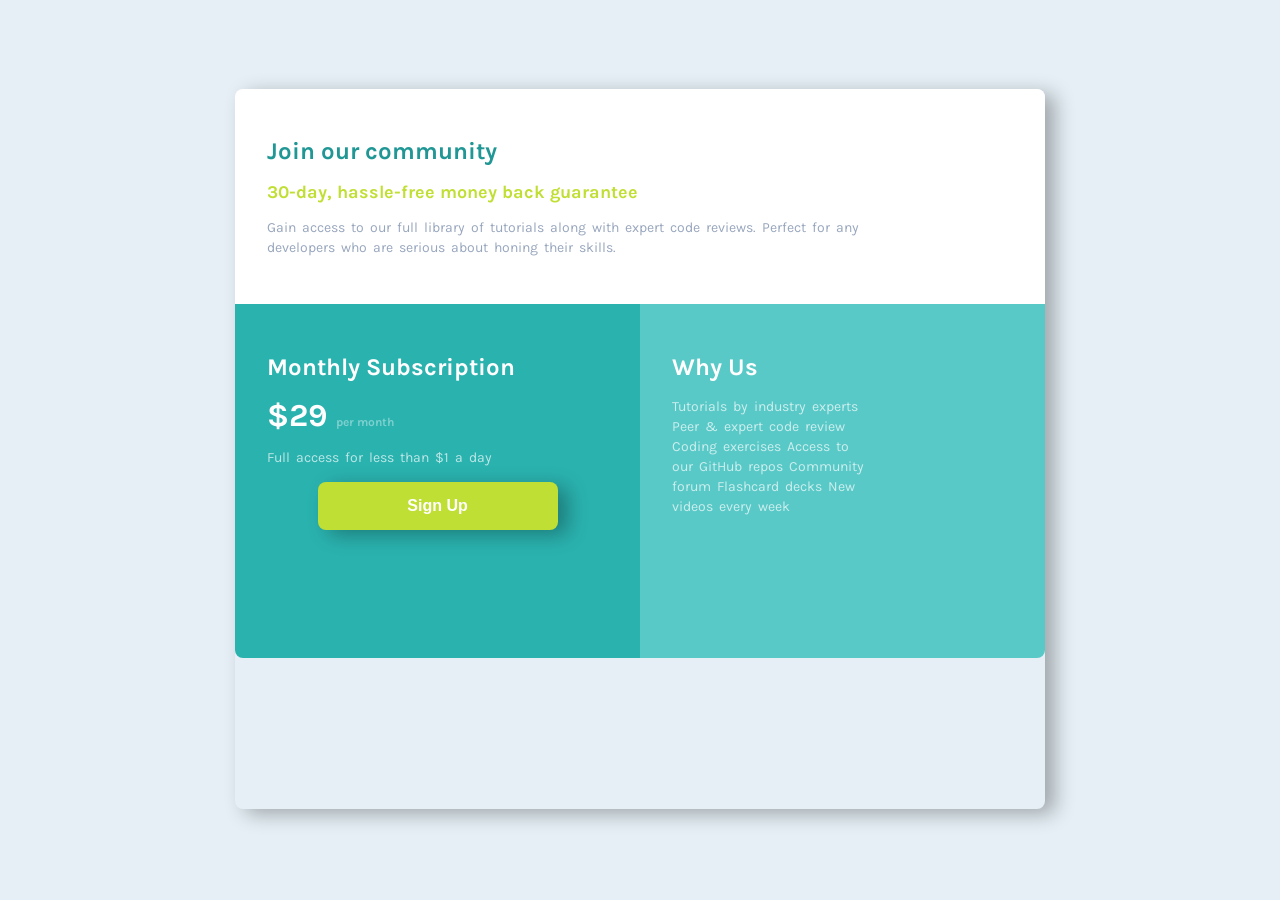
<file: index.html>
<!DOCTYPE html>
<html lang="en">
<head>
  <meta charset="UTF-8">
  <meta name="viewport" content="width=device-width, initial-scale=1.0"> <!-- displays site properly based on user's device -->

  <link rel="icon" type="image/png" sizes="32x32" href="./images/favicon-32x32.png">
  
  <title>Frontend Mentor | Single Price Grid Component</title>

  <!-- Feel free to remove these styles or customise in your own stylesheet 👍 -->
  <style>
    .attribution { font-size: 11px; text-align: center; }
    .attribution a { color: hsl(228, 45%, 44%); }
  </style>
  <link rel="stylesheet" href="style.css">
</head>
<body>
  <main>
    <div class="card">
      <div class="section section-1">
        <div class="title">
          <h1>Join our community</h1>
          <h2>30-day, hassle-free money back guarantee</h2>
        </div>
        <div class="text">
          <p>Gain access to our full library of tutorials along with expert code reviews. 
            Perfect for any developers who are serious about honing their skills.
          </p>
        </div>
      </div>
      <div class="section section-2">
        <div class="title">
          <h1>Monthly Subscription</h1>
          <h2>$29 <span>per month</span></h2>
        </div>
        <div class="text">
          <p>Full access for less than $1 a day</p>
        </div>
        <button>Sign Up</button>
      </div>
      <div class="section section-3">
        <div class="title">
          <h1>Why Us</h1>
        </div>
        <div class="text">
          <p> Tutorials by industry experts
            Peer &amp; expert code review
            Coding exercises
            Access to our GitHub repos
            Community forum
            Flashcard decks
            New videos every week</p>
        </div>
      </div>
    </div>
  </main>
  
  <footer>
    <p class="attribution">
      Challenge by <a href="https://www.frontendmentor.io?ref=challenge" target="_blank">Frontend Mentor</a>. 
      Coded by <a href="#">Malek Miled</a>.
    </p>
  </footer>
</body>
</html>
</file>
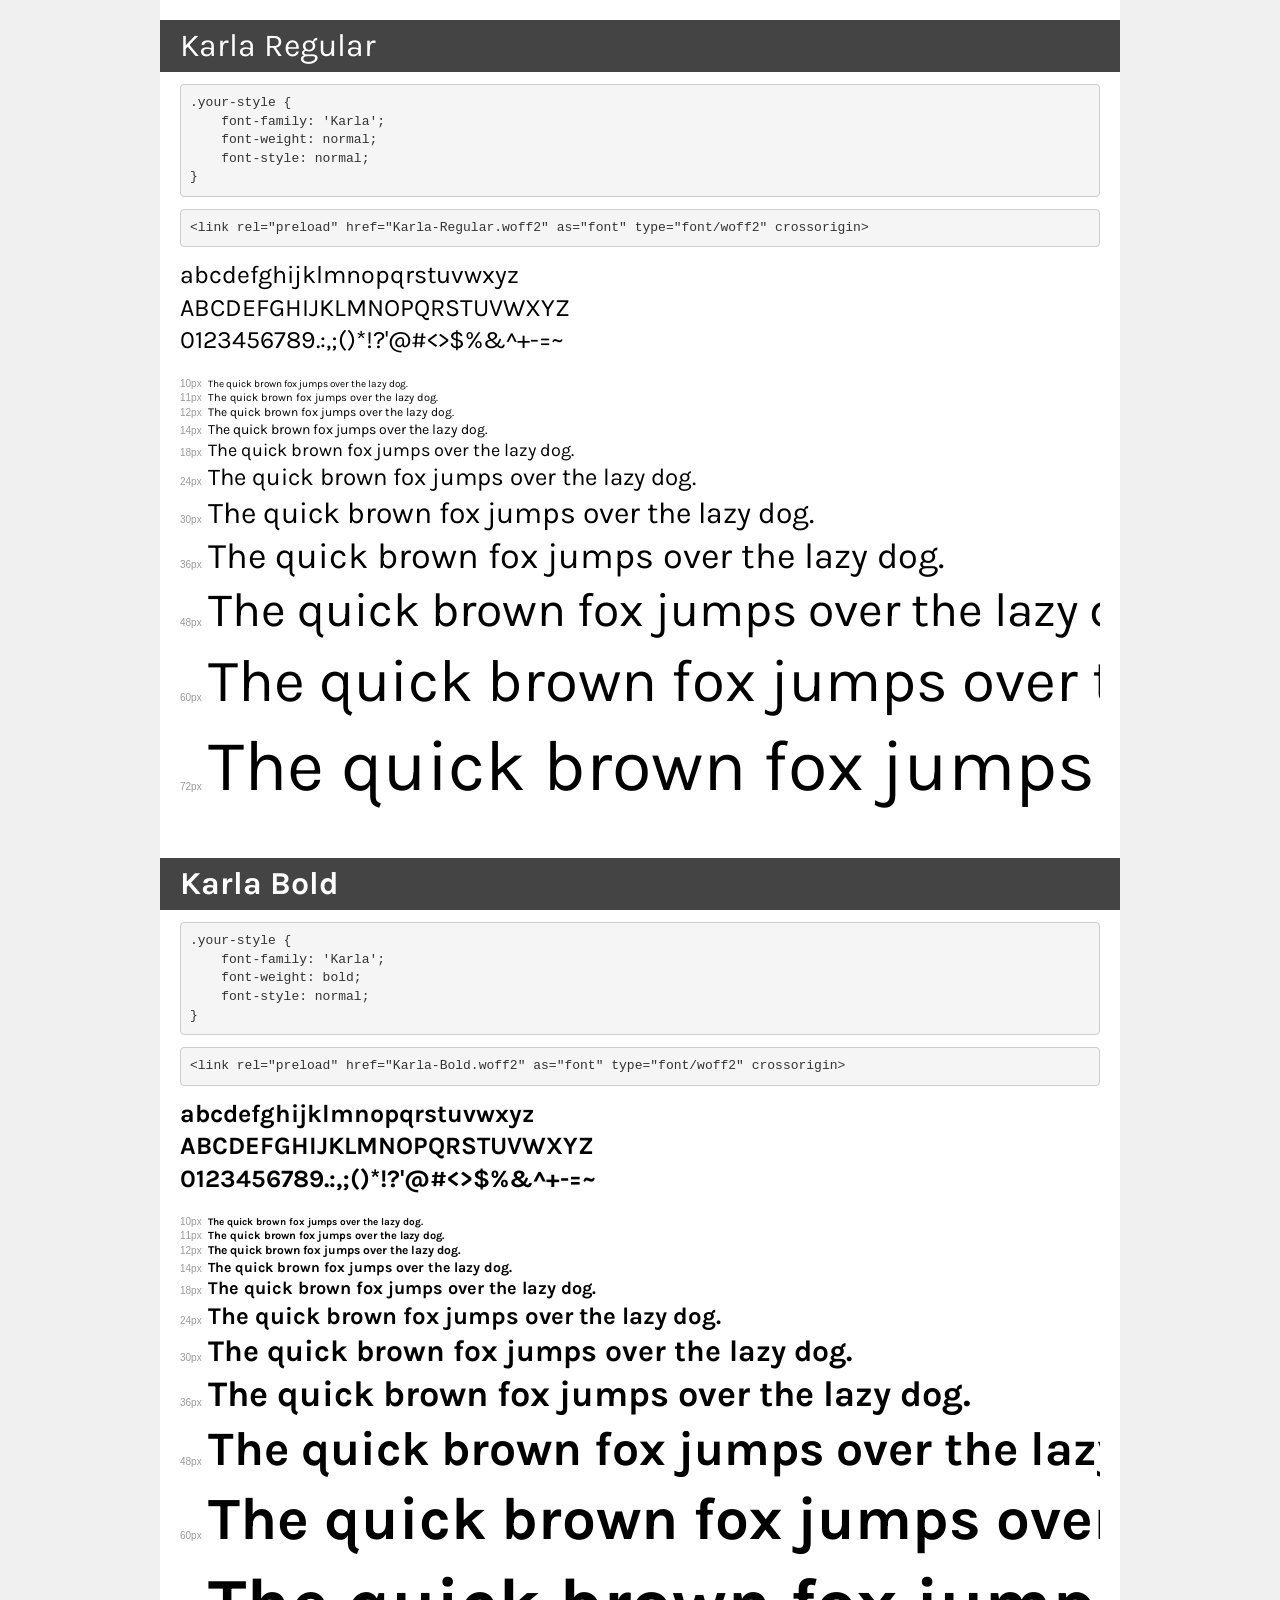
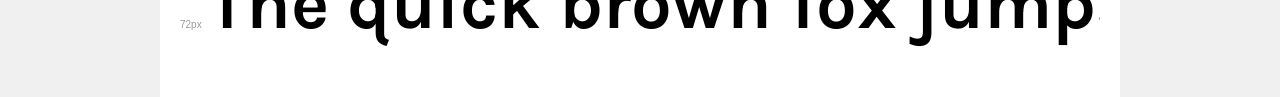
<file: fonts/demo.html>
<!DOCTYPE html>
<html lang="en">
<head>
    <meta charset="utf-8">
    <meta http-equiv="X-UA-Compatible" content="IE=edge">
    <meta name="viewport" content="width=device-width, initial-scale=1">
    <meta name="robots" content="noindex, noarchive">
    <meta name="format-detection" content="telephone=no">
    <title>Transfonter demo</title>
    <link href="stylesheet.css" rel="stylesheet">
    <style>
        /*
        http://meyerweb.com/eric/tools/css/reset/
        v2.0 | 20110126
        License: none (public domain)
        */
        html, body, div, span, applet, object, iframe,
        h1, h2, h3, h4, h5, h6, p, blockquote, pre,
        a, abbr, acronym, address, big, cite, code,
        del, dfn, em, img, ins, kbd, q, s, samp,
        small, strike, strong, sub, sup, tt, var,
        b, u, i, center,
        dl, dt, dd, ol, ul, li,
        fieldset, form, label, legend,
        table, caption, tbody, tfoot, thead, tr, th, td,
        article, aside, canvas, details, embed,
        figure, figcaption, footer, header, hgroup,
        menu, nav, output, ruby, section, summary,
        time, mark, audio, video {
            margin: 0;
            padding: 0;
            border: 0;
            font-size: 100%;
            font: inherit;
            vertical-align: baseline;
        }
        /* HTML5 display-role reset for older browsers */
        article, aside, details, figcaption, figure,
        footer, header, hgroup, menu, nav, section {
            display: block;
        }
        body {
            line-height: 1;
        }
        ol, ul {
            list-style: none;
        }
        blockquote, q {
            quotes: none;
        }
        blockquote:before, blockquote:after,
        q:before, q:after {
            content: '';
            content: none;
        }
        table {
            border-collapse: collapse;
            border-spacing: 0;
        }
        /* demo styles */
        body {
            background: #f0f0f0;
            color: #000;
        }
        .page {
            background: #fff;
            width: 920px;
            margin: 0 auto;
            padding: 20px 20px 0 20px;
            overflow: hidden;
        }
        .font-container {
            overflow-x: auto;
            overflow-y: hidden;
            margin-bottom: 40px;
            line-height: 1.3;
            white-space: nowrap;
            padding-bottom: 5px;
        }
        h1 {
            position: relative;
            background: #444;
            font-size: 32px;
            color: #fff;
            padding: 10px 20px;
            margin: 0 -20px 12px -20px;
        }
        .letters {
            font-size: 25px;
            margin-bottom: 20px;
        }
        .s10:before {
            content: '10px';
        }
        .s11:before {
            content: '11px';
        }
        .s12:before {
            content: '12px';
        }
        .s14:before {
            content: '14px';
        }
        .s18:before {
            content: '18px';
        }
        .s24:before {
            content: '24px';
        }
        .s30:before {
            content: '30px';
        }
        .s36:before {
            content: '36px';
        }
        .s48:before {
            content: '48px';
        }
        .s60:before {
            content: '60px';
        }
        .s72:before {
            content: '72px';
        }
        .s10:before, .s11:before, .s12:before, .s14:before,
        .s18:before, .s24:before, .s30:before, .s36:before,
        .s48:before, .s60:before, .s72:before {
            font-family: Arial, sans-serif;
            font-size: 10px;
            font-weight: normal;
            font-style: normal;
            color: #999;
            padding-right: 6px;
        }
        pre {
            display: block;
            padding: 9px;
            margin: 0 0 12px;
            font-family: Monaco, Menlo, Consolas, "Courier New", monospace;
            font-size: 13px;
            line-height: 1.428571429;
            color: #333;
            font-weight: normal;
            font-style: normal;
            background-color: #f5f5f5;
            border: 1px solid #ccc;
            overflow-x: auto;
            border-radius: 4px;
        }
        /* responsive */
        @media (max-width: 959px) {
            .page {
                width: auto;
                margin: 0;
            }
        }
    </style>
</head>
<body>
<div class="page">
    <div class="demo">
        <h1 style="font-family: 'Karla'; font-weight: normal; font-style: normal;">Karla Regular</h1>
        <pre title="Usage">.your-style {
    font-family: 'Karla';
    font-weight: normal;
    font-style: normal;
}</pre>
        <pre title="Preload (optional)">
&lt;link rel=&quot;preload&quot; href=&quot;Karla-Regular.woff2&quot; as=&quot;font&quot; type=&quot;font/woff2&quot; crossorigin&gt;</pre>
        <div class="font-container" style="font-family: 'Karla'; font-weight: normal; font-style: normal;">
            <p class="letters">
                abcdefghijklmnopqrstuvwxyz<br>
ABCDEFGHIJKLMNOPQRSTUVWXYZ<br>
                0123456789.:,;()*!?'@#&lt;&gt;$%&^+-=~
            </p>
            <p class="s10" style="font-size: 10px;">The quick brown fox jumps over the lazy dog.</p>
            <p class="s11" style="font-size: 11px;">The quick brown fox jumps over the lazy dog.</p>
            <p class="s12" style="font-size: 12px;">The quick brown fox jumps over the lazy dog.</p>
            <p class="s14" style="font-size: 14px;">The quick brown fox jumps over the lazy dog.</p>
            <p class="s18" style="font-size: 18px;">The quick brown fox jumps over the lazy dog.</p>
            <p class="s24" style="font-size: 24px;">The quick brown fox jumps over the lazy dog.</p>
            <p class="s30" style="font-size: 30px;">The quick brown fox jumps over the lazy dog.</p>
            <p class="s36" style="font-size: 36px;">The quick brown fox jumps over the lazy dog.</p>
            <p class="s48" style="font-size: 48px;">The quick brown fox jumps over the lazy dog.</p>
            <p class="s60" style="font-size: 60px;">The quick brown fox jumps over the lazy dog.</p>
            <p class="s72" style="font-size: 72px;">The quick brown fox jumps over the lazy dog.</p>
        </div>
    </div>

    <div class="demo">
        <h1 style="font-family: 'Karla'; font-weight: bold; font-style: normal;">Karla Bold</h1>
        <pre title="Usage">.your-style {
    font-family: 'Karla';
    font-weight: bold;
    font-style: normal;
}</pre>
        <pre title="Preload (optional)">
&lt;link rel=&quot;preload&quot; href=&quot;Karla-Bold.woff2&quot; as=&quot;font&quot; type=&quot;font/woff2&quot; crossorigin&gt;</pre>
        <div class="font-container" style="font-family: 'Karla'; font-weight: bold; font-style: normal;">
            <p class="letters">
                abcdefghijklmnopqrstuvwxyz<br>
ABCDEFGHIJKLMNOPQRSTUVWXYZ<br>
                0123456789.:,;()*!?'@#&lt;&gt;$%&^+-=~
            </p>
            <p class="s10" style="font-size: 10px;">The quick brown fox jumps over the lazy dog.</p>
            <p class="s11" style="font-size: 11px;">The quick brown fox jumps over the lazy dog.</p>
            <p class="s12" style="font-size: 12px;">The quick brown fox jumps over the lazy dog.</p>
            <p class="s14" style="font-size: 14px;">The quick brown fox jumps over the lazy dog.</p>
            <p class="s18" style="font-size: 18px;">The quick brown fox jumps over the lazy dog.</p>
            <p class="s24" style="font-size: 24px;">The quick brown fox jumps over the lazy dog.</p>
            <p class="s30" style="font-size: 30px;">The quick brown fox jumps over the lazy dog.</p>
            <p class="s36" style="font-size: 36px;">The quick brown fox jumps over the lazy dog.</p>
            <p class="s48" style="font-size: 48px;">The quick brown fox jumps over the lazy dog.</p>
            <p class="s60" style="font-size: 60px;">The quick brown fox jumps over the lazy dog.</p>
            <p class="s72" style="font-size: 72px;">The quick brown fox jumps over the lazy dog.</p>
        </div>
    </div>

</div>
</body>
</html>
</file>
<file: style.css>
@font-face {
    font-family: 'Karla';
    src: url('fonts/Karla-Regular.woff2') format('woff2'),
        url('fonts/Karla-Regular.woff') format('woff');
    font-weight: normal;
    font-style: normal;
    font-display: swap;
}

@font-face {
    font-family: 'Karla';
    src: url('fonts/Karla-Bold.woff2') format('woff2'),
        url('fonts/Karla-Bold.woff') format('woff');
    font-weight: bold;
    font-style: normal;
    font-display: swap;
}

.attribution {
    display: none;
}

html {
    background-color: hsl(204, 43%, 93%);
    font-family: Karla;
}
main {
    display: flex;
    justify-content: center;
    align-items: center;

    height: 98vh;
}
.card {
    display: grid;
    grid-template-rows: 1fr 1fr 1fr;
    grid-template-areas: 
    'section-1'
    'section-2'
    'section-3';

    min-height: 80vh;
    max-height: 95vh;
    max-width: 40vh;

    border-radius: 0.5rem;
    box-shadow: 10px 5px 20px rgba(0, 0, 0, 0.303);
}
.title {
    font-size: 0.75rem;
    color: white;
}
.section {
    padding: 1rem;
    color: rgba(255, 255, 255, 0.69);
    font-size: 0.9rem;
}
.text {
    width: 35ch;
    word-spacing: 3px;
    line-height: 20px;
}


.section-1 {
    grid-area: section-1;

    background-color: white;
    border-radius: 0.5rem 0.5rem 0 0;
    color: hsl(218, 22%, 67%);
}
.section-1 h1 {
    color:hsl(179, 65%, 36%);
}
.section-1 h2 {
    color:hsl(71, 73%, 54%);
}


.section-2 {
    grid-area: section-2;
    background-color: hsl(179, 62%, 43%);
}
.section-2 h2 {
    font-size: 2rem;
    padding-top: 0;
    margin-top: 0;
    padding-bottom: 0;
    margin-bottom: 0;
}
.section-2 span {
    font-size: 0.75rem;
    color: rgba(255, 255, 255, 0.388);
}
button {
    border: none;
    border-radius: 0.5rem;

    color: white;
    font-weight: bold;
    font-size: 1rem;

    width: 15rem;
    height: 3rem;

    background-color: hsl(71, 73%, 54%);
    box-shadow: 10px 5px 20px rgba(0, 0, 0, 0.303); 

    display: block;
    margin: auto;
}
button:hover{
    color: snow;

    cursor: pointer;
    background-color: hsl(71, 65%, 41%);

    width: 14.9rem;
    height: 2.9rem;
}



.section-3 {
    grid-area: section-3;
    background-color: hsl(179, 51%, 57%);
    border-radius: 0 0 0.5rem 0.5rem;
}
.section-3 .text {
    width: 25ch;
}


@media (min-width:80em) {
    .card {
        display: grid;
        grid-template-rows: 0.25fr 0.7fr;
        grid-template-columns: 1fr 1fr;
        grid-template-areas:
        'section-1 section-1'
        'section-2 section-3';

        max-width: 90vh;
    }
    .section {
        padding: 2rem;
    }
    .section-1 .text {
        width: 80%;
    }
    .section-2 {
        border-radius: 0 0 0 0.5rem ;
    }
    .section-3 {
        border-radius: 0 0 0.5rem 0;
    }
      

}
</file>
<file: fonts/stylesheet.css>
@font-face {
    font-family: 'Karla';
    src: url('Karla-Regular.woff2') format('woff2'),
        url('Karla-Regular.woff') format('woff');
    font-weight: normal;
    font-style: normal;
    font-display: swap;
}

@font-face {
    font-family: 'Karla';
    src: url('Karla-Bold.woff2') format('woff2'),
        url('Karla-Bold.woff') format('woff');
    font-weight: bold;
    font-style: normal;
    font-display: swap;
}
</file>
